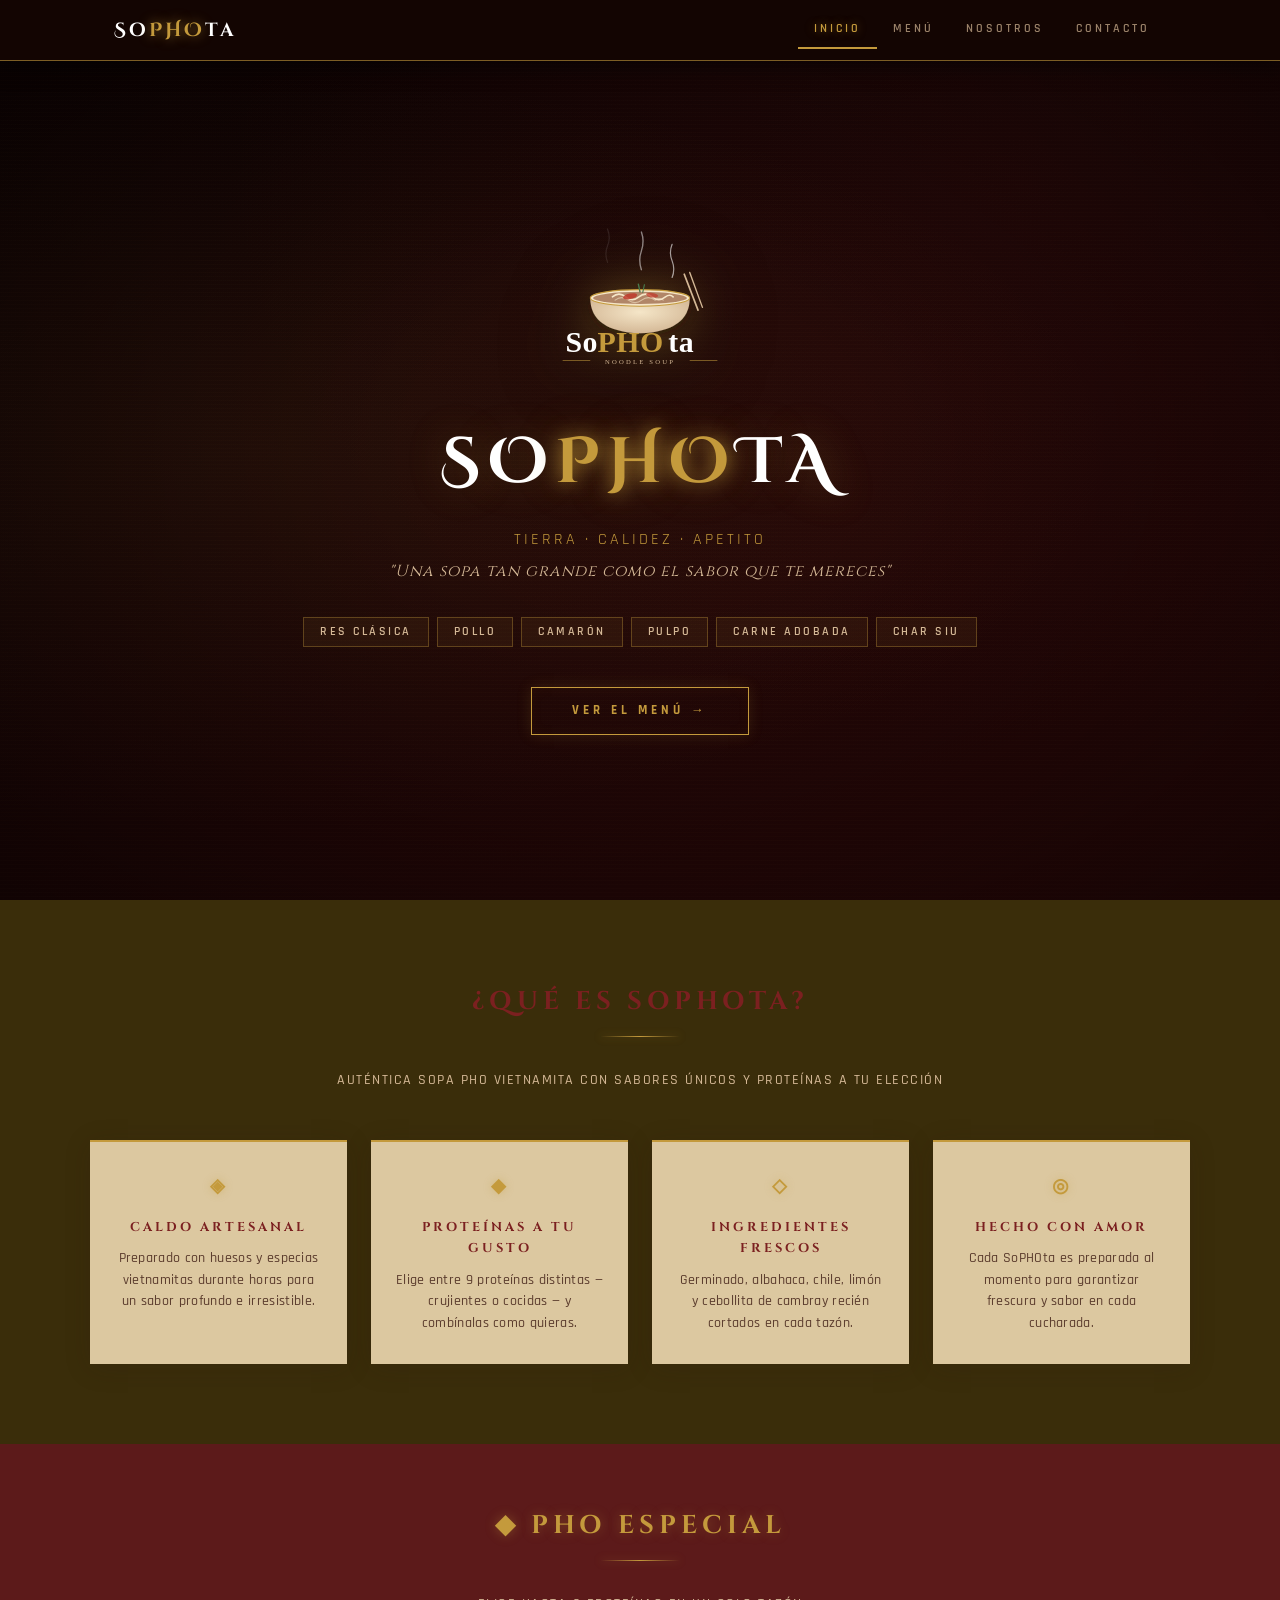
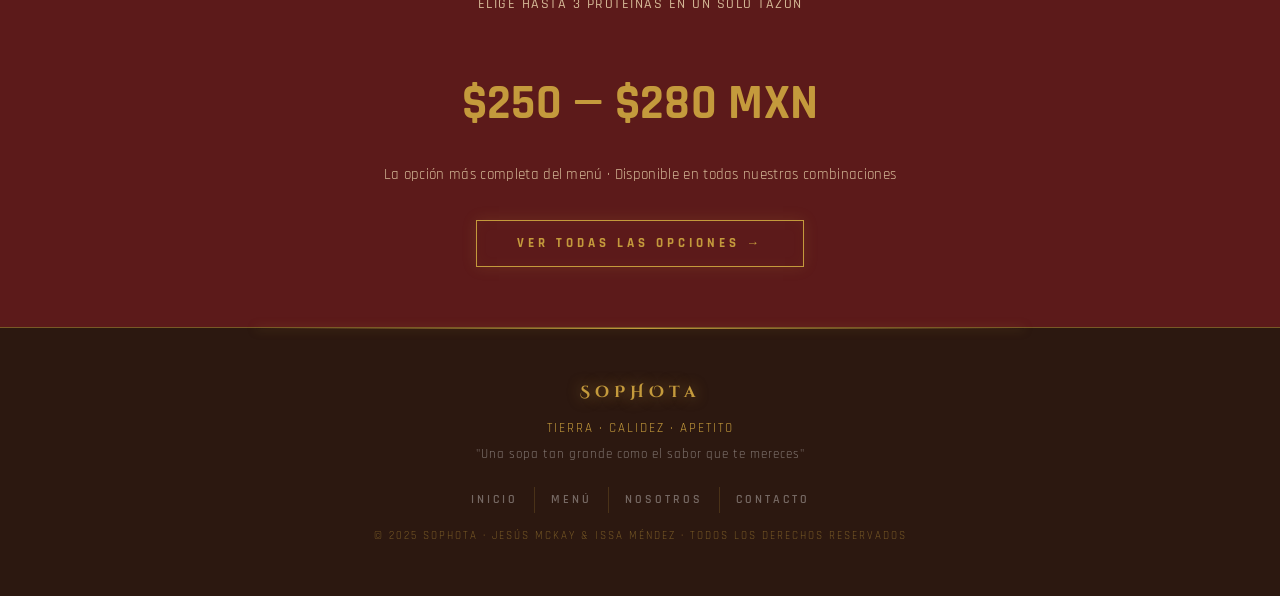
<file: index.html>
<!DOCTYPE html>
<html lang="es">
<head>
  <meta charset="UTF-8">
  <meta name="color-scheme" content="dark">
  <meta name="viewport" content="width=device-width, initial-scale=1.0">
  <title>SoPHOta — Noodle Soup</title>
  <link rel="stylesheet" href="CSS/styles.css">
</head>
<body>

  <nav>
    <div class="nav-inner">
      <a href="index.html" class="nav-logo">So<span>PHO</span>ta</a>
      <ul>
        <li><a href="index.html" class="active">Inicio</a></li>
        <li><a href="PAGINAS/menu.html">Menú</a></li>
        <li><a href="PAGINAS/nosotros.html">Nosotros</a></li>
        <li><a href="PAGINAS/contacto.html">Contacto</a></li>
      </ul>
    </div>
  </nav>

  <!-- HERO -->
  <section id="hero">
    <div class="hero-content">
      <img src="IMAGENES/logo.svg" alt="SoPHOta Logo" class="hero-logo">
      <h1 class="hero-title">So<span>PHO</span>ta</h1>
      <p style="font-size:clamp(0.8rem,2vw,1rem);color:var(--dorado);letter-spacing:3px;text-transform:uppercase;margin-bottom:0.3rem;">Tierra · Calidez · Apetito</p>
      <p class="hero-slogan">"Una sopa tan grande como el sabor que te mereces"</p>
      <div class="hero-chips">
        <span class="chip">Res Clásica</span>
        <span class="chip">Pollo</span>
        <span class="chip">Camarón</span>
        <span class="chip">Pulpo</span>
        <span class="chip">Carne Adobada</span>
        <span class="chip">Char Siu</span>
      </div>
      <a href="PAGINAS/menu.html" class="btn-hero">Ver el Menú →</a>
    </div>
  </section>

  <!-- ACERCA -->
  <section style="background: var(--crema);">
    <div class="container">
      <h2 class="section-title">¿Qué es SoPHOta?</h2>
      <div class="divider"></div>
      <p class="subtitle">Auténtica sopa Pho vietnamita con sabores únicos y proteínas a tu elección</p>

      <div style="display:grid;grid-template-columns:repeat(auto-fit,minmax(220px,1fr));gap:1.5rem;">
        <div class="valor-card">
          <span class="icon">◈</span>
          <h4>Caldo Artesanal</h4>
          <p>Preparado con huesos y especias vietnamitas durante horas para un sabor profundo e irresistible.</p>
        </div>
        <div class="valor-card">
          <span class="icon">◆</span>
          <h4>Proteínas a tu gusto</h4>
          <p>Elige entre 9 proteínas distintas — crujientes o cocidas — y combínalas como quieras.</p>
        </div>
        <div class="valor-card">
          <span class="icon">◇</span>
          <h4>Ingredientes frescos</h4>
          <p>Germinado, albahaca, chile, limón y cebollita de cambray recién cortados en cada tazón.</p>
        </div>
        <div class="valor-card">
          <span class="icon">◎</span>
          <h4>Hecho con amor</h4>
          <p>Cada SoPHOta es preparada al momento para garantizar frescura y sabor en cada cucharada.</p>
        </div>
      </div>
    </div>
  </section>

  <!-- PROMO -->
  <section style="background: var(--borgona-dark); padding: 60px 1.5rem;">
    <div class="container" style="text-align:center;">
      <h2 class="section-title light">◆ Pho Especial</h2>
      <div class="divider"></div>
      <p class="subtitle light">Elige hasta 3 proteínas en un solo tazón</p>
      <div style="font-size:3rem;font-weight:bold;color:var(--dorado);margin:1rem 0;">$250 — $280 MXN</div>
      <p style="color:var(--dorado-claro);font-size:0.95rem;margin-bottom:2rem;">La opción más completa del menú · Disponible en todas nuestras combinaciones</p>
      <a href="PAGINAS/menu.html" class="btn-hero">Ver todas las opciones →</a>
    </div>
  </section>

  <!-- FOOTER -->
  <footer>
    <p class="footer-brand">SoPHOta</p>
    <p style="color:var(--dorado);letter-spacing:2px;font-size:0.8rem;">TIERRA · CALIDEZ · APETITO</p>
    <p>"Una sopa tan grande como el sabor que te mereces"</p>
    <div class="footer-nav">
      <a href="index.html">Inicio</a>
      <a href="PAGINAS/menu.html">Menú</a>
      <a href="PAGINAS/nosotros.html">Nosotros</a>
      <a href="PAGINAS/contacto.html">Contacto</a>
    </div>
    <p style="font-size:0.7rem;color:rgba(196,154,60,0.5);letter-spacing:2px;margin-top:0.8rem;text-transform:uppercase;">© 2025 SoPHOta · Jesús McKay & Issa Méndez · Todos los derechos reservados</p>
  </footer>

</body>
</html>
</file>
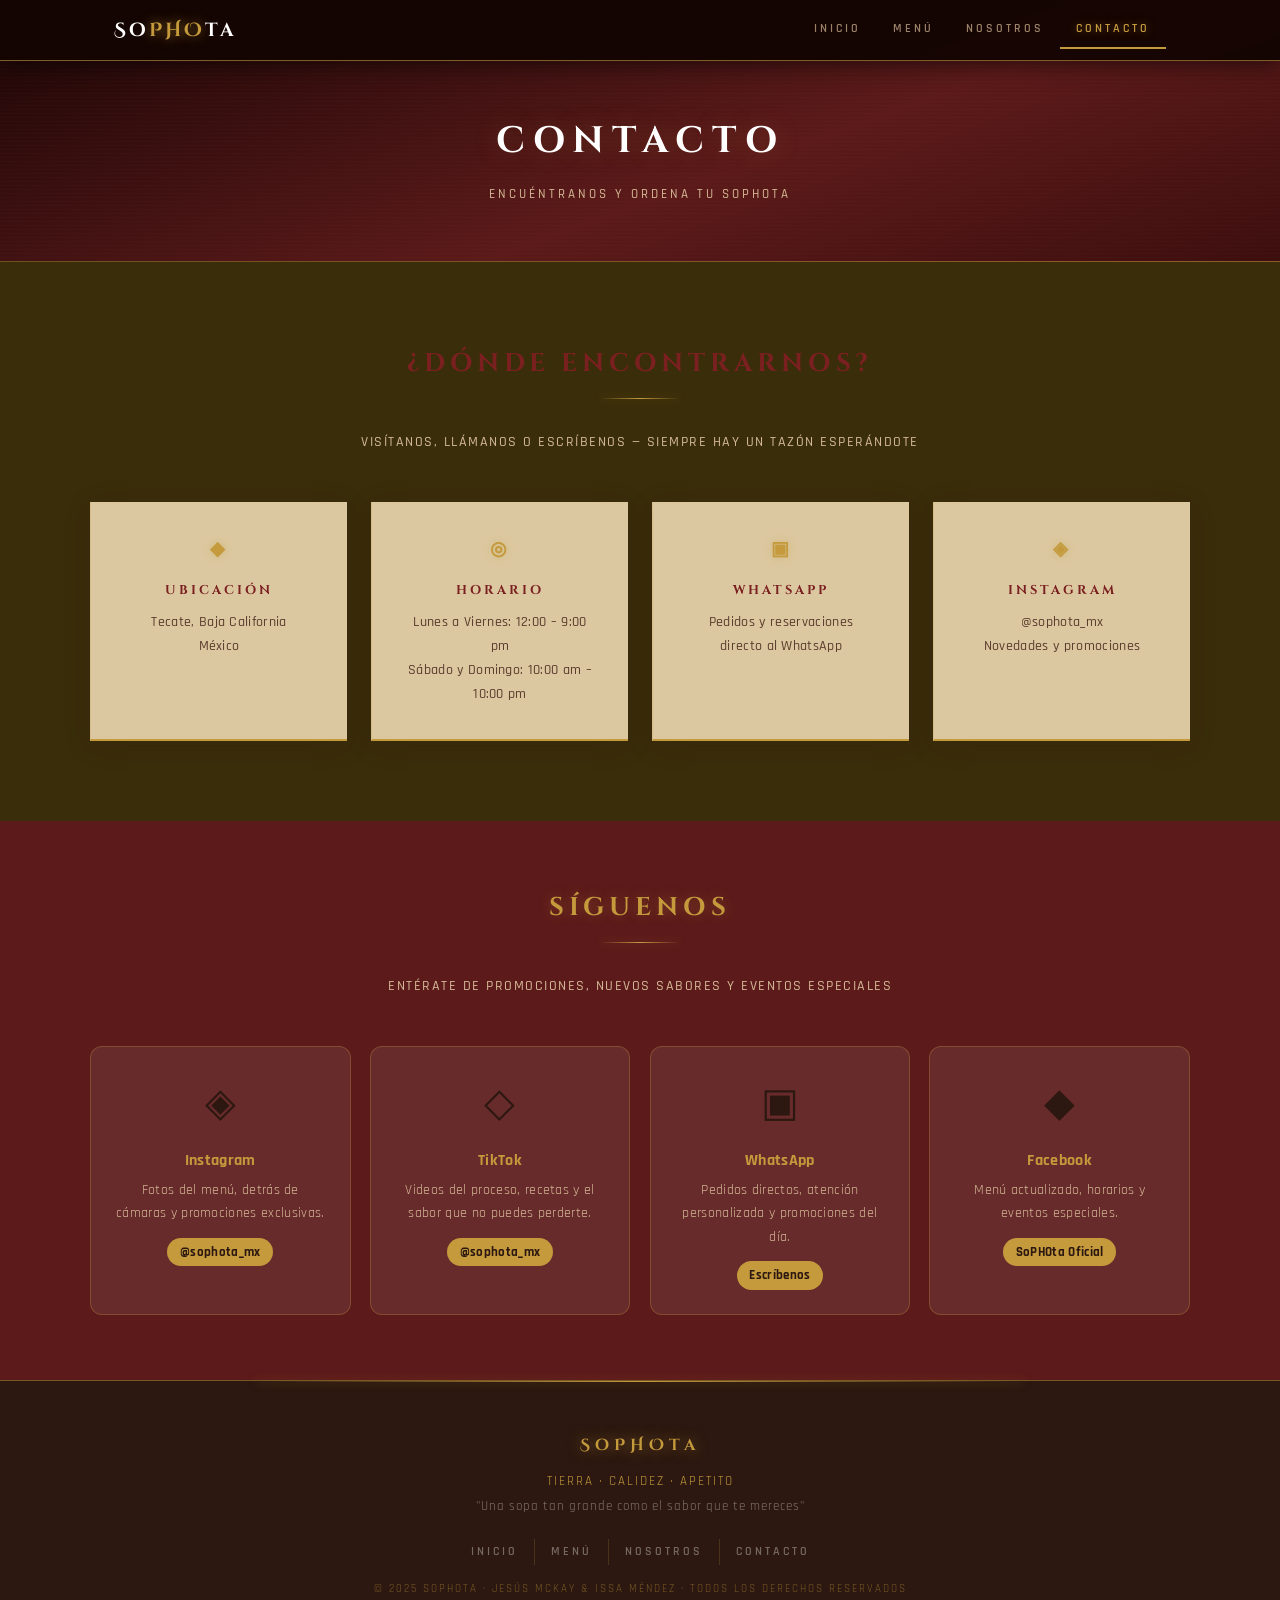
<file: PAGINAS/contacto.html>
<!DOCTYPE html>
<html lang="es">
<head>
  <meta charset="UTF-8">
  <meta name="color-scheme" content="dark">
  <meta name="viewport" content="width=device-width, initial-scale=1.0">
  <title>SoPHOta — Contacto</title>
  <link rel="stylesheet" href="../CSS/styles.css">
</head>
<body>

  <nav>
    <div class="nav-inner">
      <a href="../index.html" class="nav-logo">So<span>PHO</span>ta</a>
      <ul>
        <li><a href="../index.html">Inicio</a></li>
        <li><a href="menu.html">Menú</a></li>
        <li><a href="nosotros.html">Nosotros</a></li>
        <li><a href="contacto.html" class="active">Contacto</a></li>
      </ul>
    </div>
  </nav>

  <div class="page-header">
    <h1>Contacto</h1>
    <p>Encuéntranos y ordena tu SoPHOta</p>
  </div>

  <!-- CONTACTO -->
  <section style="background: var(--crema);">
    <div class="container">
      <h2 class="section-title">¿Dónde encontrarnos?</h2>
      <div class="divider"></div>
      <p class="subtitle">Visítanos, llámanos o escríbenos — siempre hay un tazón esperándote</p>

      <div class="contacto-grid">
        <div class="contacto-card">
          <span class="icon">◆</span>
          <h3>Ubicación</h3>
          <p>Tecate, Baja California<br>México</p>
        </div>
        <div class="contacto-card">
          <span class="icon">◎</span>
          <h3>Horario</h3>
          <p>Lunes a Viernes: 12:00 – 9:00 pm<br>Sábado y Domingo: 10:00 am – 10:00 pm</p>
        </div>
        <div class="contacto-card">
          <span class="icon">▣</span>
          <h3>WhatsApp</h3>
          <p>Pedidos y reservaciones<br>directo al WhatsApp</p>
        </div>
        <div class="contacto-card">
          <span class="icon">◈</span>
          <h3>Instagram</h3>
          <p>@sophota_mx<br>Novedades y promociones</p>
        </div>
      </div>
    </div>
  </section>

  <!-- REDES SOCIALES -->
  <section style="background: var(--borgona-dark); padding: 65px 1.5rem;">
    <div class="container">
      <h2 class="section-title light">Síguenos</h2>
      <div class="divider"></div>
      <p class="subtitle light">Entérate de promociones, nuevos sabores y eventos especiales</p>

      <div style="display:grid;grid-template-columns:repeat(auto-fit,minmax(200px,1fr));gap:1.2rem;margin-top:1rem;">

        <div style="background:rgba(255,255,255,0.08);border:1px solid rgba(196,154,60,0.3);border-radius:12px;padding:1.5rem;text-align:center;">
          <div style="font-size:2.5rem;margin-bottom:0.5rem;">◈</div>
          <h3 style="color:var(--dorado);margin-bottom:0.3rem;font-size:1rem;">Instagram</h3>
          <p style="color:var(--dorado-claro);font-size:0.85rem;">Fotos del menú, detrás de cámaras y promociones exclusivas.</p>
          <span style="display:inline-block;margin-top:0.8rem;background:var(--dorado);color:var(--cafe-oscuro);padding:0.2rem 0.8rem;border-radius:50px;font-size:0.8rem;font-weight:bold;">@sophota_mx</span>
        </div>

        <div style="background:rgba(255,255,255,0.08);border:1px solid rgba(196,154,60,0.3);border-radius:12px;padding:1.5rem;text-align:center;">
          <div style="font-size:2.5rem;margin-bottom:0.5rem;">◇</div>
          <h3 style="color:var(--dorado);margin-bottom:0.3rem;font-size:1rem;">TikTok</h3>
          <p style="color:var(--dorado-claro);font-size:0.85rem;">Videos del proceso, recetas y el sabor que no puedes perderte.</p>
          <span style="display:inline-block;margin-top:0.8rem;background:var(--dorado);color:var(--cafe-oscuro);padding:0.2rem 0.8rem;border-radius:50px;font-size:0.8rem;font-weight:bold;">@sophota_mx</span>
        </div>

        <div style="background:rgba(255,255,255,0.08);border:1px solid rgba(196,154,60,0.3);border-radius:12px;padding:1.5rem;text-align:center;">
          <div style="font-size:2.5rem;margin-bottom:0.5rem;">▣</div>
          <h3 style="color:var(--dorado);margin-bottom:0.3rem;font-size:1rem;">WhatsApp</h3>
          <p style="color:var(--dorado-claro);font-size:0.85rem;">Pedidos directos, atención personalizada y promociones del día.</p>
          <span style="display:inline-block;margin-top:0.8rem;background:var(--dorado);color:var(--cafe-oscuro);padding:0.2rem 0.8rem;border-radius:50px;font-size:0.8rem;font-weight:bold;">Escríbenos</span>
        </div>

        <div style="background:rgba(255,255,255,0.08);border:1px solid rgba(196,154,60,0.3);border-radius:12px;padding:1.5rem;text-align:center;">
          <div style="font-size:2.5rem;margin-bottom:0.5rem;">◆</div>
          <h3 style="color:var(--dorado);margin-bottom:0.3rem;font-size:1rem;">Facebook</h3>
          <p style="color:var(--dorado-claro);font-size:0.85rem;">Menú actualizado, horarios y eventos especiales.</p>
          <span style="display:inline-block;margin-top:0.8rem;background:var(--dorado);color:var(--cafe-oscuro);padding:0.2rem 0.8rem;border-radius:50px;font-size:0.8rem;font-weight:bold;">SoPHOta Oficial</span>
        </div>

      </div>
    </div>
  </section>

  <footer>
    <p class="footer-brand">SoPHOta</p>
    <p style="color:var(--dorado);letter-spacing:2px;font-size:0.8rem;">TIERRA · CALIDEZ · APETITO</p>
    <p>"Una sopa tan grande como el sabor que te mereces"</p>
    <div class="footer-nav">
      <a href="../index.html">Inicio</a>
      <a href="menu.html">Menú</a>
      <a href="nosotros.html">Nosotros</a>
      <a href="contacto.html">Contacto</a>
    </div>
    <p style="font-size:0.7rem;color:rgba(196,154,60,0.5);letter-spacing:2px;margin-top:0.8rem;text-transform:uppercase;">© 2025 SoPHOta · Jesús McKay & Issa Méndez · Todos los derechos reservados</p>
  </footer>

</body>
</html>
</file>
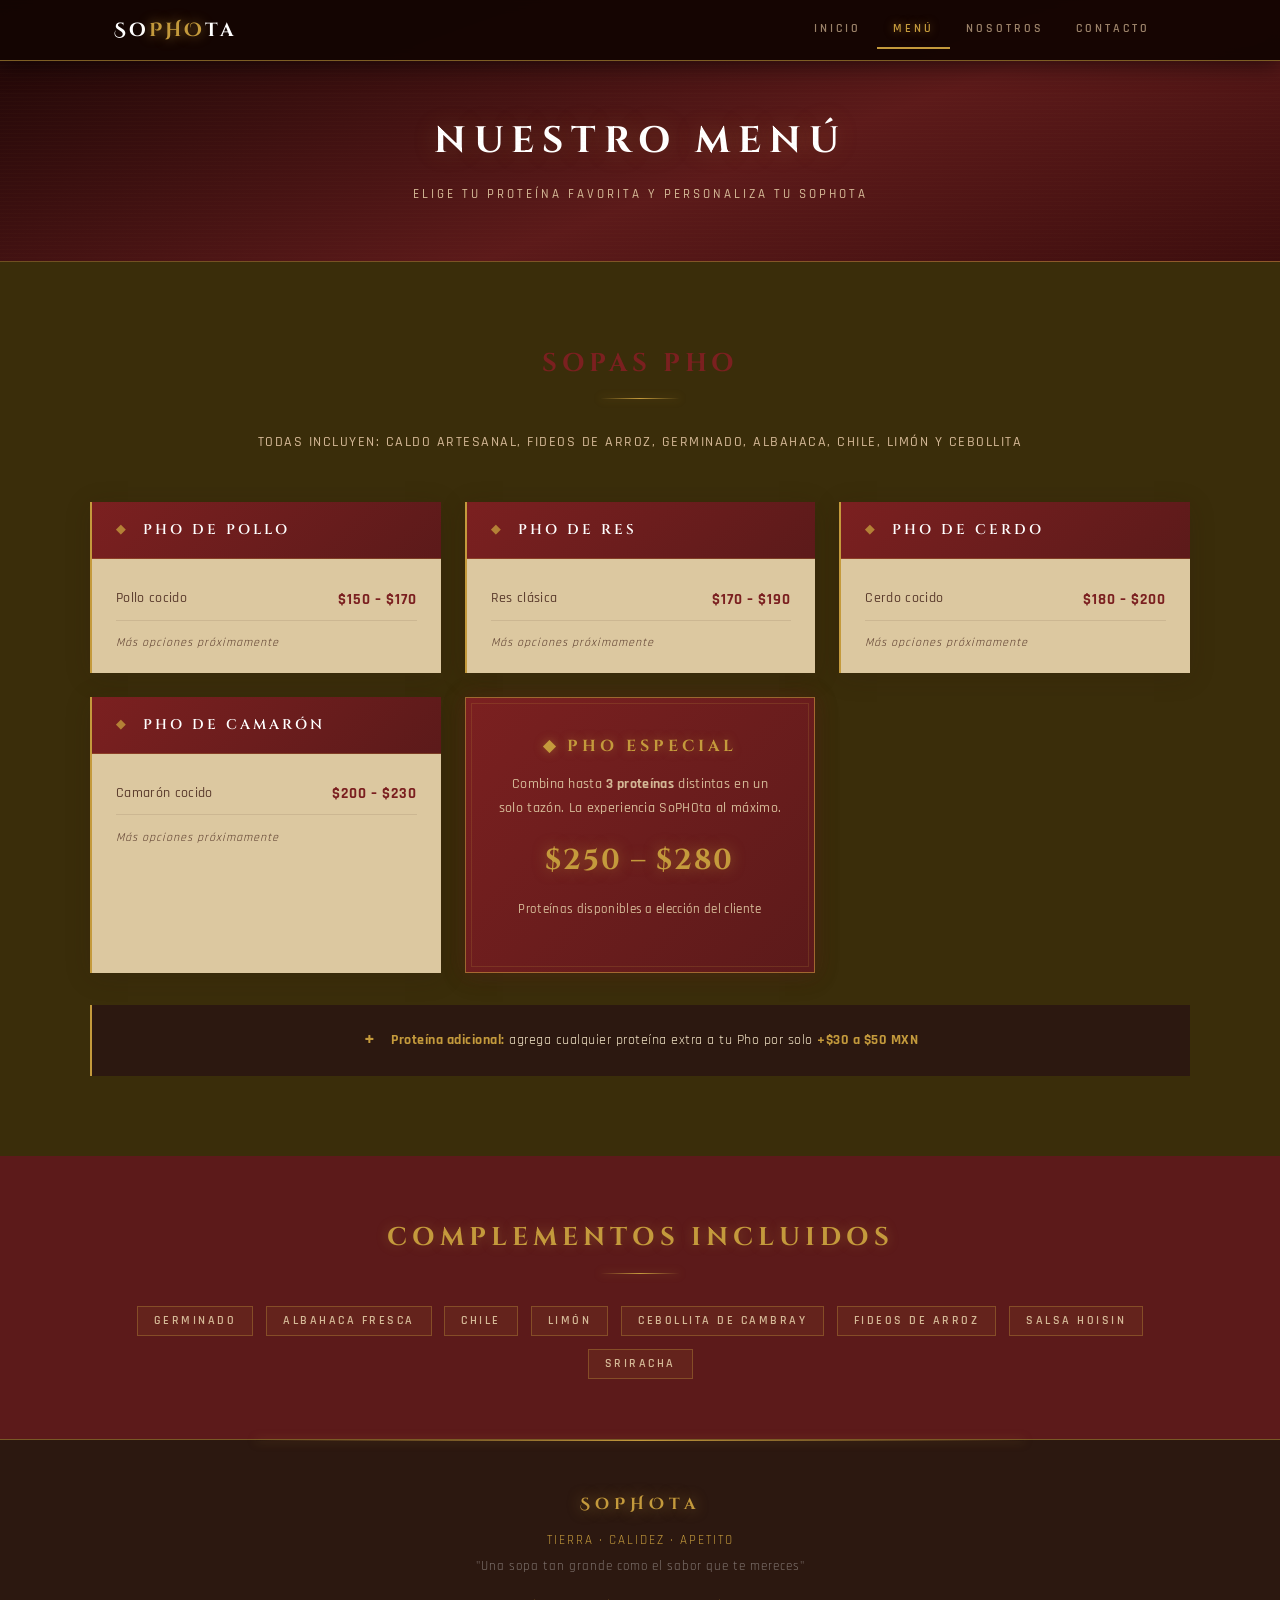
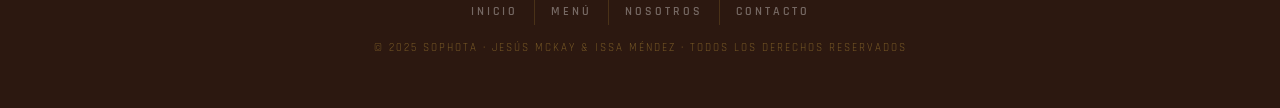
<file: PAGINAS/menu.html>
<!DOCTYPE html>
<html lang="es">
<head>
  <meta charset="UTF-8">
  <meta name="color-scheme" content="dark">
  <meta name="viewport" content="width=device-width, initial-scale=1.0">
  <title>SoPHOta — Menú</title>
  <link rel="stylesheet" href="../CSS/styles.css">
</head>
<body>

  <nav>
    <div class="nav-inner">
      <a href="../index.html" class="nav-logo">So<span>PHO</span>ta</a>
      <ul>
        <li><a href="../index.html">Inicio</a></li>
        <li><a href="menu.html" class="active">Menú</a></li>
        <li><a href="nosotros.html">Nosotros</a></li>
        <li><a href="contacto.html">Contacto</a></li>
      </ul>
    </div>
  </nav>

  <div class="page-header">
    <h1>Nuestro Menú</h1>
    <p>Elige tu proteína favorita y personaliza tu SoPHOta</p>
  </div>

  <!-- MENÚ -->
  <section style="background: var(--crema);">
    <div class="container">
      <h2 class="section-title">Sopas Pho</h2>
      <div class="divider"></div>
      <p class="subtitle">Todas incluyen: caldo artesanal, fideos de arroz, germinado, albahaca, chile, limón y cebollita</p>

      <div class="menu-grid">

        <div class="menu-card">
          <div class="menu-card-header">
            <span class="emoji">◆</span>
            <h3>Pho de Pollo</h3>
          </div>
          <div class="menu-card-body">
            <div class="precio-row">
              <span>Pollo cocido</span>
              <span class="precio">$150 – $170</span>
            </div>
            <p style="font-size:0.75rem;color:var(--cafe-medio);letter-spacing:1px;font-style:italic;margin-top:0.8rem;">Más opciones próximamente</p>
          </div>
        </div>

        <div class="menu-card">
          <div class="menu-card-header">
            <span class="emoji">◆</span>
            <h3>Pho de Res</h3>
          </div>
          <div class="menu-card-body">
            <div class="precio-row">
              <span>Res clásica</span>
              <span class="precio">$170 – $190</span>
            </div>
                        <p style="font-size:0.75rem;color:var(--cafe-medio);letter-spacing:1px;font-style:italic;margin-top:0.8rem;">Más opciones próximamente</p>
          </div>
        </div>

        <div class="menu-card">
          <div class="menu-card-header">
            <span class="emoji">◆</span>
            <h3>Pho de Cerdo</h3>
          </div>
          <div class="menu-card-body">
            <div class="precio-row">
              <span>Cerdo cocido</span>
              <span class="precio">$180 – $200</span>
            </div>
                        <p style="font-size:0.75rem;color:var(--cafe-medio);letter-spacing:1px;font-style:italic;margin-top:0.8rem;">Más opciones próximamente</p>
          </div>
        </div>

        <div class="menu-card">
          <div class="menu-card-header">
            <span class="emoji">◆</span>
            <h3>Pho de Camarón</h3>
          </div>
          <div class="menu-card-body">
            <div class="precio-row">
              <span>Camarón cocido</span>
              <span class="precio">$200 – $230</span>
            </div>
                        <p style="font-size:0.75rem;color:var(--cafe-medio);letter-spacing:1px;font-style:italic;margin-top:0.8rem;">Más opciones próximamente</p>
          </div>
        </div>

        <!-- ESPECIAL -->
        <div class="especial-card">
          <h3>◆ Pho Especial</h3>
          <p>Combina hasta <strong>3 proteínas</strong> distintas en un solo tazón. La experiencia SoPHOta al máximo.</p>
          <div class="especial-precio">$250 – $280</div>
          <p style="margin-top:0.8rem;font-size:0.82rem;color:var(--dorado-claro);">Proteínas disponibles a elección del cliente</p>
        </div>

      </div>

      <!-- EXTRA PROTEÍNA -->
      <div class="extra-banner">
        <span style="font-size:1.2rem;color:var(--dorado);font-weight:700;">+</span>
        <p><strong>Proteína adicional:</strong> agrega cualquier proteína extra a tu Pho por solo <strong>+$30 a $50 MXN</strong></p>
      </div>

    </div>
  </section>

  <!-- ACOMPAÑAMIENTOS -->
  <section style="background: var(--borgona-dark); padding: 60px 1.5rem;">
    <div class="container">
      <h2 class="section-title light">Complementos incluidos</h2>
      <div class="divider"></div>
      <div style="display:flex;flex-wrap:wrap;justify-content:center;gap:0.8rem;margin-top:1.5rem;">
        <span class="chip">Germinado</span>
        <span class="chip">Albahaca fresca</span>
        <span class="chip">Chile</span>
        <span class="chip">Limón</span>
        <span class="chip">Cebollita de cambray</span>
        <span class="chip">Fideos de arroz</span>
        <span class="chip">Salsa hoisin</span>
        <span class="chip">Sriracha</span>
      </div>
    </div>
  </section>

  <footer>
    <p class="footer-brand">SoPHOta</p>
    <p style="color:var(--dorado);letter-spacing:2px;font-size:0.8rem;">TIERRA · CALIDEZ · APETITO</p>
    <p>"Una sopa tan grande como el sabor que te mereces"</p>
    <div class="footer-nav">
      <a href="../index.html">Inicio</a>
      <a href="menu.html">Menú</a>
      <a href="nosotros.html">Nosotros</a>
      <a href="contacto.html">Contacto</a>
    </div>
    <p style="font-size:0.7rem;color:rgba(196,154,60,0.5);letter-spacing:2px;margin-top:0.8rem;text-transform:uppercase;">© 2025 SoPHOta · Jesús McKay & Issa Méndez · Todos los derechos reservados</p>
  </footer>

</body>
</html>
                                                                                                                                                                                                                                                                                                                                                                                                                                                                                                                                                                                                                                                                                                                                                                                                                                                                                                                                                                                                                                                                                                                                                                                                                                                                                                                                                                                                                                                                                                                                                                                                                                                                                                                                               
</file>
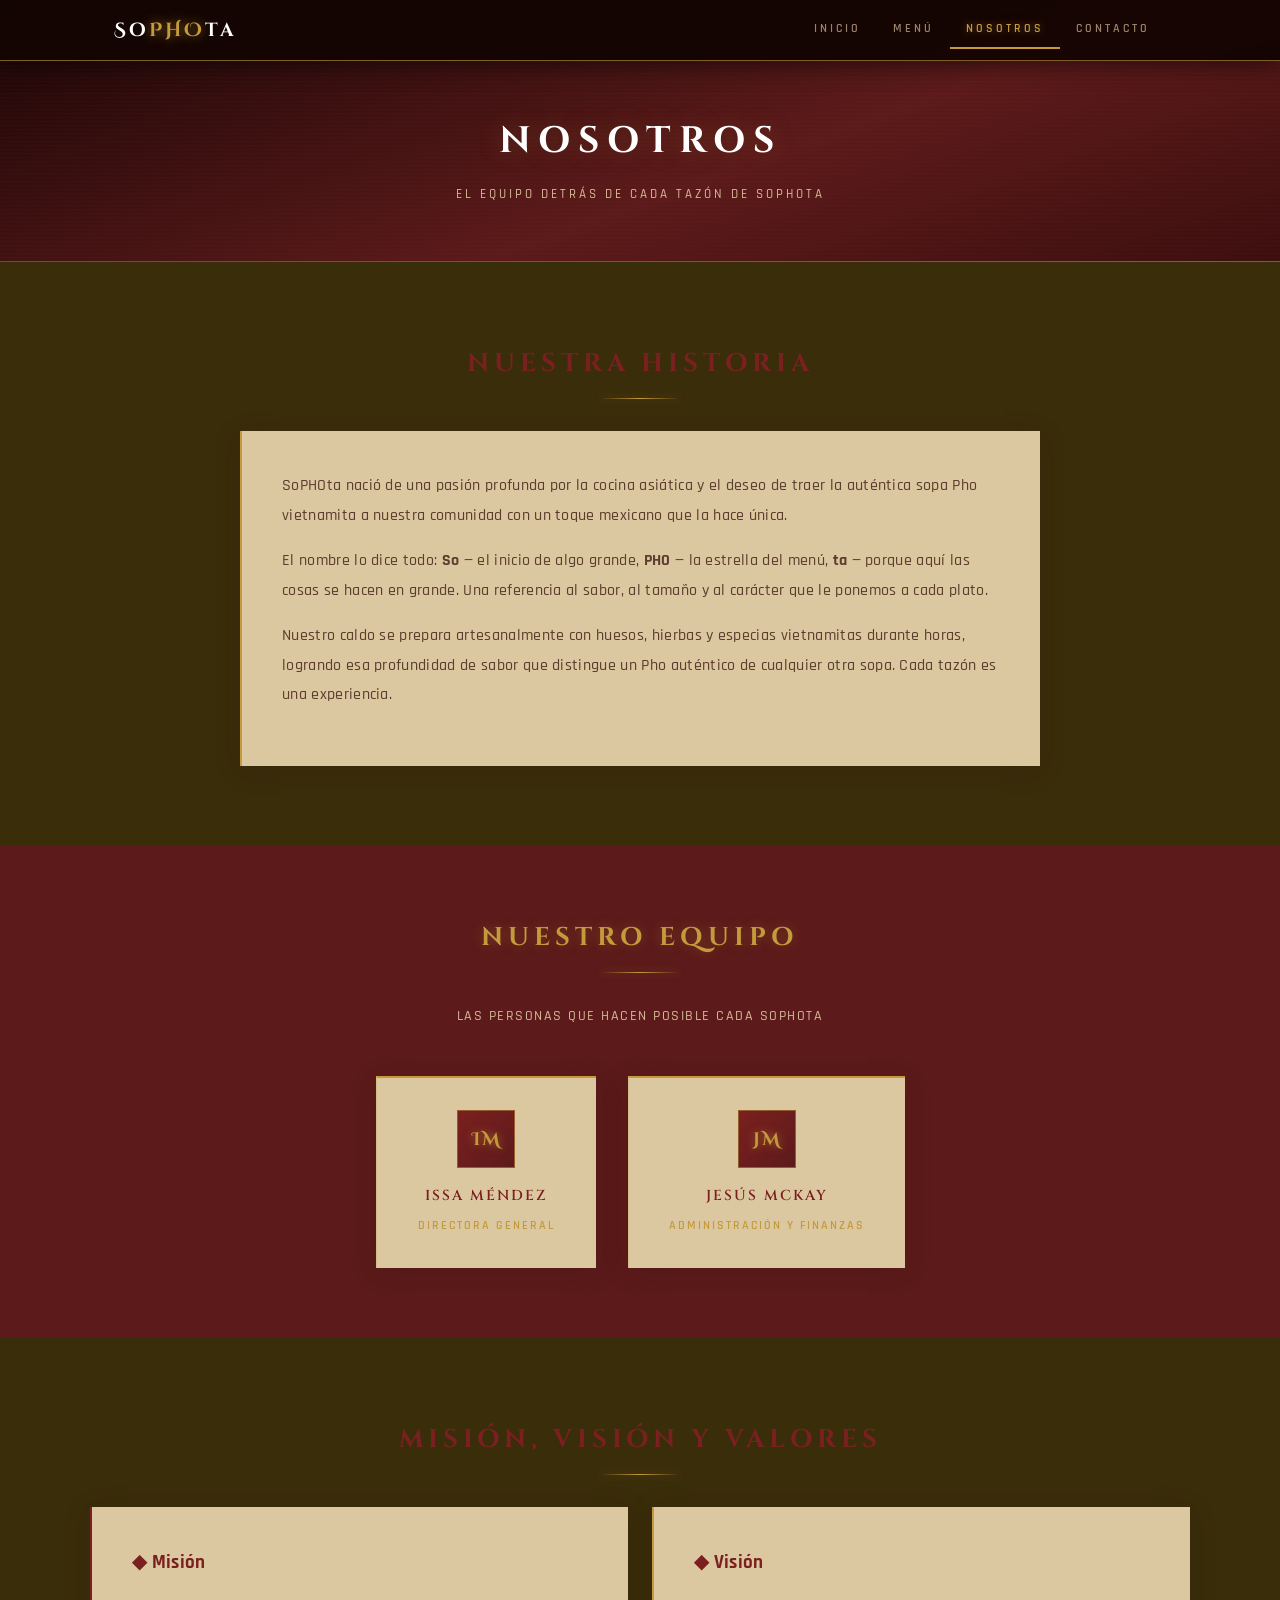
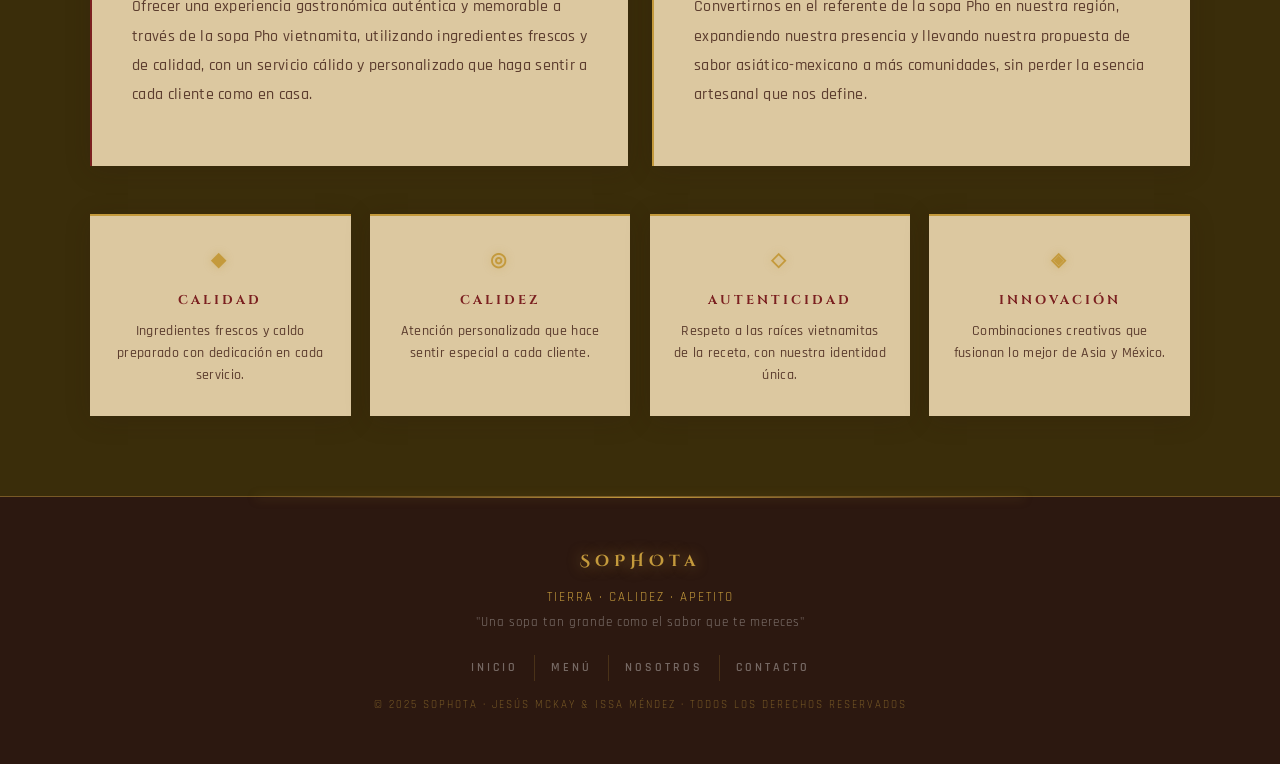
<file: PAGINAS/nosotros.html>
<!DOCTYPE html>
<html lang="es">
<head>
  <meta charset="UTF-8">
  <meta name="color-scheme" content="dark">
  <meta name="viewport" content="width=device-width, initial-scale=1.0">
  <title>SoPHOta — Nosotros</title>
  <link rel="stylesheet" href="../CSS/styles.css">
</head>
<body>

  <nav>
    <div class="nav-inner">
      <a href="../index.html" class="nav-logo">So<span>PHO</span>ta</a>
      <ul>
        <li><a href="../index.html">Inicio</a></li>
        <li><a href="menu.html">Menú</a></li>
        <li><a href="nosotros.html" class="active">Nosotros</a></li>
        <li><a href="contacto.html">Contacto</a></li>
      </ul>
    </div>
  </nav>

  <div class="page-header">
    <h1>Nosotros</h1>
    <p>El equipo detrás de cada tazón de SoPHOta</p>
  </div>

  <!-- HISTORIA -->
  <section style="background: var(--crema);">
    <div class="container">
      <h2 class="section-title">Nuestra Historia</h2>
      <div class="divider"></div>

      <div class="historia-box">
        <p>
          SoPHOta nació de una pasión profunda por la cocina asiática y el deseo de traer la auténtica sopa Pho vietnamita a nuestra comunidad con un toque mexicano que la hace única.
        </p>
        <p>
          El nombre lo dice todo: <strong>So</strong> — el inicio de algo grande, <strong>PHO</strong> — la estrella del menú, <strong>ta</strong> — porque aquí las cosas se hacen en grande. Una referencia al sabor, al tamaño y al carácter que le ponemos a cada plato.
        </p>
        <p>
          Nuestro caldo se prepara artesanalmente con huesos, hierbas y especias vietnamitas durante horas, logrando esa profundidad de sabor que distingue un Pho auténtico de cualquier otra sopa. Cada tazón es una experiencia.
        </p>
      </div>
    </div>
  </section>

  <!-- EQUIPO -->
  <section style="background: var(--borgona-dark); padding: 70px 1.5rem;">
    <div class="container">
      <h2 class="section-title light">Nuestro Equipo</h2>
      <div class="divider"></div>
      <p class="subtitle light">Las personas que hacen posible cada SoPHOta</p>

      <div class="equipo-grid">
        <div class="miembro-card">
          <span class="avatar">IM</span>
          <p class="nombre">Issa Méndez</p>
          <p class="puesto">Directora General</p>
        </div>
        <div class="miembro-card">
          <span class="avatar">JM</span>
          <p class="nombre">Jesús McKay</p>
          <p class="puesto">Administración y Finanzas</p>
        </div>
      </div>
    </div>
  </section>

  <!-- VALORES -->
  <section style="background: var(--crema);">
    <div class="container">
      <h2 class="section-title">Misión, Visión y Valores</h2>
      <div class="divider"></div>

      <div style="display:grid;grid-template-columns:repeat(auto-fit,minmax(280px,1fr));gap:1.5rem;margin-bottom:3rem;">
        <div class="historia-box" style="border-left-color: var(--borgona);">
          <h3 style="color:var(--borgona);margin-bottom:0.8rem;">◆ Misión</h3>
          <p>Ofrecer una experiencia gastronómica auténtica y memorable a través de la sopa Pho vietnamita, utilizando ingredientes frescos y de calidad, con un servicio cálido y personalizado que haga sentir a cada cliente como en casa.</p>
        </div>
        <div class="historia-box" style="border-left-color: var(--dorado);">
          <h3 style="color:var(--borgona);margin-bottom:0.8rem;">◆ Visión</h3>
          <p>Convertirnos en el referente de la sopa Pho en nuestra región, expandiendo nuestra presencia y llevando nuestra propuesta de sabor asiático-mexicano a más comunidades, sin perder la esencia artesanal que nos define.</p>
        </div>
      </div>

      <div class="valores-grid">
        <div class="valor-card">
          <span class="icon">◆</span>
          <h4>Calidad</h4>
          <p>Ingredientes frescos y caldo preparado con dedicación en cada servicio.</p>
        </div>
        <div class="valor-card">
          <span class="icon">◎</span>
          <h4>Calidez</h4>
          <p>Atención personalizada que hace sentir especial a cada cliente.</p>
        </div>
        <div class="valor-card">
          <span class="icon">◇</span>
          <h4>Autenticidad</h4>
          <p>Respeto a las raíces vietnamitas de la receta, con nuestra identidad única.</p>
        </div>
        <div class="valor-card">
          <span class="icon">◈</span>
          <h4>Innovación</h4>
          <p>Combinaciones creativas que fusionan lo mejor de Asia y México.</p>
        </div>
      </div>
    </div>
  </section>

  <footer>
    <p class="footer-brand">SoPHOta</p>
    <p style="color:var(--dorado);letter-spacing:2px;font-size:0.8rem;">TIERRA · CALIDEZ · APETITO</p>
    <p>"Una sopa tan grande como el sabor que te mereces"</p>
    <div class="footer-nav">
      <a href="../index.html">Inicio</a>
      <a href="menu.html">Menú</a>
      <a href="nosotros.html">Nosotros</a>
      <a href="contacto.html">Contacto</a>
    </div>
    <p style="font-size:0.7rem;color:rgba(196,154,60,0.5);letter-spacing:2px;margin-top:0.8rem;text-transform:uppercase;">© 2025 SoPHOta · Jesús McKay & Issa Méndez · Todos los derechos reservados</p>
  </footer>

</body>
</html>
</file>
<file: CSS/styles.css>
/* ===== SoPHOta — Oriental Cyberpunk ===== */

@import url('https://fonts.googleapis.com/css2?family=Cinzel:wght@400;600;700&family=Cinzel+Decorative:wght@700&family=Rajdhani:wght@400;500;600;700&display=swap');

:root {
  --borgona:      #7B2020;
  --borgona-dark: #5C1A1A;
  --dorado:       #C49A3C;
  --dorado-claro: #D4B896;
  --beige:        #F5E6C8;
  --crema:        #3A2D0A;
  --cafe-oscuro:  #2C1810;
  --cafe-medio:   #5C3D2E;
  --blanco:       #FFFFFF;
  --gris-claro:   #E0CDB0;
  --sombra:       0 4px 24px rgba(44,24,16,0.18);
  --radio:        2px;
  --glow-gold:    0 0 18px rgba(196,154,60,0.35);
}

*, *::before, *::after { box-sizing: border-box; margin: 0; padding: 0; }
html { scroll-behavior: smooth; }

body {
  font-family: 'Rajdhani', sans-serif;
  background: var(--crema);
  color: var(--cafe-oscuro);
  line-height: 1.7;
  letter-spacing: 0.02em;
}

/* ===== Navegación ===== */
nav {
  position: fixed;
  top: 0; left: 0;
  width: 100%;
  z-index: 1000;
  background: rgba(20, 6, 3, 0.97);
  border-bottom: 1px solid rgba(196,154,60,0.6);
  box-shadow: 0 2px 24px rgba(0,0,0,0.6);
  backdrop-filter: blur(6px);
}

.nav-inner {
  max-width: 1100px;
  margin: 0 auto;
  padding: 0 1.5rem;
  display: flex;
  align-items: center;
  justify-content: space-between;
  height: 60px;
}

.nav-logo {
  font-family: 'Cinzel Decorative', serif;
  font-size: 1.2rem;
  font-weight: 700;
  text-decoration: none;
  color: var(--blanco);
  letter-spacing: 3px;
}

.nav-logo span {
  color: var(--dorado);
  text-shadow: 0 0 12px rgba(196,154,60,0.7);
}

nav ul {
  list-style: none;
  display: flex;
  flex-wrap: wrap;
  gap: 0;
}

nav ul li a {
  display: block;
  padding: 0.45rem 1rem;
  color: rgba(212,184,150,0.7);
  text-decoration: none;
  font-family: 'Rajdhani', sans-serif;
  font-weight: 600;
  font-size: 0.78rem;
  letter-spacing: 3px;
  text-transform: uppercase;
  transition: color 0.2s;
  border-bottom: 2px solid transparent;
}

nav ul li a:hover,
nav ul li a.active {
  color: var(--dorado);
  border-bottom-color: var(--dorado);
  text-shadow: 0 0 8px rgba(196,154,60,0.5);
}

/* ===== Page Header ===== */
.page-header {
  padding: 110px 1.5rem 55px;
  text-align: center;
  background: linear-gradient(160deg, #1A0505 0%, var(--borgona-dark) 60%, #3D0E0E 100%);
  border-bottom: 1px solid rgba(196,154,60,0.5);
  position: relative;
  overflow: hidden;
}

.page-header::before {
  content: '';
  position: absolute;
  inset: 0;
  background-image: repeating-linear-gradient(
    0deg, transparent, transparent 3px,
    rgba(196,154,60,0.02) 3px, rgba(196,154,60,0.02) 4px
  );
  pointer-events: none;
}

.page-header h1 {
  font-family: 'Cinzel', serif;
  font-size: clamp(1.5rem, 4.5vw, 2.3rem);
  color: var(--blanco);
  font-weight: 700;
  letter-spacing: 8px;
  text-transform: uppercase;
  margin-bottom: 0.7rem;
  text-shadow: 0 0 24px rgba(196,154,60,0.25);
}

.page-header p {
  color: var(--dorado-claro);
  font-size: 0.82rem;
  letter-spacing: 3px;
  text-transform: uppercase;
  font-family: 'Rajdhani', sans-serif;
  font-weight: 500;
}

/* ===== Hero ===== */
#hero {
  min-height: 100vh;
  background: linear-gradient(160deg, #0F0303 0%, #1A0505 45%, #2C0808 100%);
  display: flex;
  align-items: center;
  justify-content: center;
  text-align: center;
  padding: 100px 1.5rem 60px;
  position: relative;
  overflow: hidden;
}

#hero::before {
  content: '';
  position: absolute;
  inset: 0;
  background-image:
    repeating-linear-gradient(
      0deg, transparent, transparent 3px,
      rgba(196,154,60,0.018) 3px, rgba(196,154,60,0.018) 4px
    ),
    radial-gradient(ellipse at 20% 50%, rgba(196,154,60,0.07) 0%, transparent 60%),
    radial-gradient(ellipse at 80% 20%, rgba(123,32,32,0.12) 0%, transparent 55%);
  pointer-events: none;
}

#hero::after {
  content: '';
  position: absolute;
  inset: 0;
  background: radial-gradient(ellipse at 50% 50%, transparent 25%, rgba(0,0,0,0.5) 100%);
  pointer-events: none;
}

.hero-content { position: relative; z-index: 1; max-width: 720px; }

.hero-logo {
  width: min(210px, 55vw);
  height: auto;
  margin-bottom: 1.8rem;
  filter: drop-shadow(0 0 24px rgba(196,154,60,0.45)) drop-shadow(0 8px 32px rgba(0,0,0,0.7));
}

.hero-title {
  font-family: 'Cinzel Decorative', serif;
  font-size: clamp(2rem, 7vw, 4rem);
  color: var(--blanco);
  font-weight: 700;
  letter-spacing: 8px;
  text-transform: uppercase;
  margin-bottom: 0.5rem;
  text-shadow: 0 0 40px rgba(196,154,60,0.3);
}

.hero-title span {
  color: var(--dorado);
  text-shadow: 0 0 20px rgba(196,154,60,0.9), 0 0 50px rgba(196,154,60,0.3);
}

.hero-slogan {
  font-family: 'Cinzel', serif;
  font-size: clamp(0.82rem, 1.8vw, 1rem);
  color: var(--dorado-claro);
  font-style: italic;
  margin-bottom: 2rem;
  letter-spacing: 1px;
}

.hero-chips {
  display: flex;
  flex-wrap: wrap;
  justify-content: center;
  gap: 0.5rem;
  margin-bottom: 2.5rem;
}

.chip {
  background: rgba(196,154,60,0.07);
  border: 1px solid rgba(196,154,60,0.35);
  color: var(--dorado-claro);
  padding: 0.28rem 1rem;
  border-radius: 0;
  font-size: 0.72rem;
  font-family: 'Rajdhani', sans-serif;
  font-weight: 600;
  letter-spacing: 2.5px;
  text-transform: uppercase;
}

.btn-hero {
  display: inline-block;
  padding: 0.75rem 2.5rem;
  background: transparent;
  color: var(--dorado);
  font-weight: 700;
  border: 1px solid var(--dorado);
  border-radius: 0;
  text-decoration: none;
  font-size: 0.8rem;
  font-family: 'Rajdhani', sans-serif;
  letter-spacing: 4px;
  text-transform: uppercase;
  box-shadow: 0 0 14px rgba(196,154,60,0.15), inset 0 0 14px rgba(196,154,60,0.04);
  transition: all 0.25s;
}

.btn-hero:hover {
  background: var(--dorado);
  color: var(--cafe-oscuro);
  box-shadow: 0 0 24px rgba(196,154,60,0.5);
}

/* ===== Secciones ===== */
section { padding: 80px 1.5rem; }
.container { max-width: 1100px; margin: 0 auto; }

.section-title {
  font-family: 'Cinzel', serif;
  font-size: clamp(1.1rem, 3vw, 1.6rem);
  font-weight: 700;
  text-align: center;
  color: var(--borgona);
  letter-spacing: 5px;
  text-transform: uppercase;
  margin-bottom: 0.5rem;
}

.section-title.light {
  color: var(--dorado);
  text-shadow: 0 0 12px rgba(196,154,60,0.35);
}

.divider {
  width: 80px;
  height: 1px;
  background: linear-gradient(90deg, transparent, var(--dorado), transparent);
  margin: 0.8rem auto 2rem;
  box-shadow: 0 0 8px rgba(196,154,60,0.4);
}

.subtitle {
  text-align: center;
  color: var(--dorado-claro);
  margin-bottom: 3rem;
  font-size: 0.85rem;
  letter-spacing: 1.5px;
  font-family: 'Rajdhani', sans-serif;
  font-weight: 500;
  text-transform: uppercase;
}

.subtitle.light { color: var(--dorado-claro); }

/* ===== Menú cards ===== */
.menu-grid {
  display: grid;
  grid-template-columns: repeat(auto-fit, minmax(280px, 1fr));
  gap: 1.5rem;
}

.menu-card {
  background: #DCC8A0;
  border-radius: 0;
  overflow: hidden;
  box-shadow: var(--sombra);
  border-left: 2px solid var(--dorado);
  transition: transform 0.3s, box-shadow 0.3s;
}

.menu-card:hover {
  transform: translateY(-5px);
  box-shadow: var(--sombra), var(--glow-gold);
}

.menu-card-header {
  background: linear-gradient(135deg, var(--borgona), var(--borgona-dark));
  padding: 1rem 1.5rem;
  display: flex;
  align-items: center;
  gap: 1rem;
  border-bottom: 1px solid rgba(196,154,60,0.25);
}

.menu-card-header .emoji {
  font-size: 0.75rem;
  color: var(--dorado);
  font-family: 'Rajdhani', sans-serif;
  font-weight: 700;
  letter-spacing: 2px;
  opacity: 0.8;
}

.menu-card-header h3 {
  color: var(--blanco);
  font-family: 'Cinzel', serif;
  font-size: 0.88rem;
  font-weight: 600;
  letter-spacing: 3px;
  text-transform: uppercase;
}

.menu-card-body { padding: 1.2rem 1.5rem; }

.precio-row {
  display: flex;
  justify-content: space-between;
  align-items: center;
  padding: 0.5rem 0;
  border-bottom: 1px solid rgba(92,61,46,0.12);
  font-size: 0.88rem;
  font-family: 'Rajdhani', sans-serif;
}

.precio-row:last-child { border-bottom: none; }
.precio-row span:first-child { color: var(--cafe-medio); font-weight: 500; }
.precio-row .precio {
  color: var(--borgona);
  font-weight: 700;
  font-size: 0.92rem;
  letter-spacing: 1px;
}

/* Especial card */
.especial-card {
  background: linear-gradient(135deg, var(--borgona), var(--borgona-dark));
  border-radius: 0;
  padding: 2.2rem 2rem;
  text-align: center;
  box-shadow: var(--sombra), 0 0 20px rgba(123,32,32,0.3);
  border: 1px solid rgba(196,154,60,0.6);
  color: var(--blanco);
  position: relative;
}

.especial-card::before {
  content: '';
  position: absolute;
  inset: 5px;
  border: 1px solid rgba(196,154,60,0.18);
  pointer-events: none;
}

.especial-card h3 {
  font-family: 'Cinzel', serif;
  color: var(--dorado);
  font-size: 1rem;
  letter-spacing: 4px;
  text-transform: uppercase;
  margin-bottom: 0.8rem;
  text-shadow: 0 0 10px rgba(196,154,60,0.5);
}

.especial-card p {
  color: var(--dorado-claro);
  font-size: 0.88rem;
  margin-bottom: 1rem;
  font-family: 'Rajdhani', sans-serif;
  font-weight: 500;
}

.especial-precio {
  font-size: 1.8rem;
  font-weight: 700;
  color: var(--dorado);
  font-family: 'Cinzel', serif;
  letter-spacing: 2px;
  text-shadow: 0 0 14px rgba(196,154,60,0.5);
}

/* Extra proteína banner */
.extra-banner {
  background: var(--cafe-oscuro);
  border-radius: 0;
  padding: 1.2rem 2rem;
  display: flex;
  align-items: center;
  justify-content: center;
  gap: 1rem;
  text-align: center;
  margin-top: 2rem;
  border-left: 2px solid var(--dorado);
}

.extra-banner p { color: var(--beige); font-size: 0.88rem; font-family: 'Rajdhani', sans-serif; letter-spacing: 0.5px; }
.extra-banner strong { color: var(--dorado); }

/* ===== Nosotros ===== */
.equipo-grid {
  display: flex;
  flex-wrap: wrap;
  justify-content: center;
  gap: 2rem;
}

.miembro-card {
  background: #DCC8A0;
  border-radius: 0;
  padding: 2rem 2.5rem;
  text-align: center;
  box-shadow: var(--sombra);
  border-top: 2px solid var(--dorado);
  border-left: 1px solid rgba(196,154,60,0.25);
  min-width: 220px;
  transition: transform 0.3s, box-shadow 0.3s;
}

.miembro-card:hover {
  transform: translateY(-4px);
  box-shadow: var(--sombra), var(--glow-gold);
}

.miembro-card .avatar {
  font-family: 'Cinzel Decorative', serif;
  font-weight: 700;
  font-size: 1.1rem;
  display: block;
  width: 58px;
  height: 58px;
  line-height: 58px;
  margin: 0 auto 1rem;
  text-align: center;
  background: linear-gradient(135deg, var(--borgona), var(--borgona-dark));
  color: var(--dorado);
  border: 1px solid rgba(196,154,60,0.5);
  letter-spacing: 2px;
  text-shadow: 0 0 8px rgba(196,154,60,0.6);
}

.miembro-card .nombre {
  font-family: 'Cinzel', serif;
  font-weight: 600;
  color: var(--borgona);
  font-size: 0.9rem;
  letter-spacing: 2px;
  margin-bottom: 0.4rem;
  text-transform: uppercase;
}

.miembro-card .puesto {
  color: var(--dorado);
  font-size: 0.78rem;
  font-family: 'Rajdhani', sans-serif;
  font-weight: 600;
  letter-spacing: 2px;
  text-transform: uppercase;
}

/* Historia */
.historia-box {
  background: #DCC8A0;
  border-radius: 0;
  padding: 2.5rem;
  box-shadow: var(--sombra);
  border-left: 2px solid var(--dorado);
  max-width: 800px;
  margin: 0 auto;
}

.historia-box p {
  color: var(--cafe-medio);
  font-size: 0.97rem;
  margin-bottom: 1rem;
  line-height: 1.9;
  font-family: 'Rajdhani', sans-serif;
  font-weight: 500;
}

/* ===== Valores ===== */
.valores-grid {
  display: grid;
  grid-template-columns: repeat(auto-fit, minmax(200px, 1fr));
  gap: 1.2rem;
}

.valor-card {
  background: #DCC8A0;
  border-radius: 0;
  padding: 1.8rem 1.5rem;
  text-align: center;
  box-shadow: var(--sombra);
  border-top: 2px solid var(--dorado);
  transition: transform 0.3s, box-shadow 0.3s;
}

.valor-card:hover {
  transform: translateY(-3px);
  box-shadow: var(--sombra), var(--glow-gold);
}

.valor-card .icon {
  font-size: 1.2rem;
  display: block;
  margin-bottom: 0.8rem;
  color: var(--dorado);
  font-family: 'Rajdhani', sans-serif;
  font-weight: 700;
  letter-spacing: 3px;
  text-transform: uppercase;
  text-shadow: 0 0 8px rgba(196,154,60,0.4);
}

.valor-card h4 {
  font-family: 'Cinzel', serif;
  color: var(--borgona);
  font-size: 0.8rem;
  letter-spacing: 3px;
  text-transform: uppercase;
  margin-bottom: 0.6rem;
}

.valor-card p {
  color: var(--cafe-medio);
  font-size: 0.85rem;
  font-family: 'Rajdhani', sans-serif;
  font-weight: 500;
  line-height: 1.6;
}

/* ===== Contacto ===== */
.contacto-grid {
  display: grid;
  grid-template-columns: repeat(auto-fit, minmax(240px, 1fr));
  gap: 1.5rem;
}

.contacto-card {
  background: #DCC8A0;
  border-radius: 0;
  padding: 2rem;
  text-align: center;
  box-shadow: var(--sombra);
  border-bottom: 2px solid var(--dorado);
  border-left: 1px solid rgba(196,154,60,0.25);
  transition: transform 0.3s, box-shadow 0.3s;
}

.contacto-card:hover {
  transform: translateY(-3px);
  box-shadow: var(--sombra), var(--glow-gold);
}

.contacto-card .icon {
  font-size: 1.2rem;
  display: block;
  margin-bottom: 0.8rem;
  color: var(--dorado);
  font-family: 'Rajdhani', sans-serif;
  font-weight: 700;
  letter-spacing: 3px;
  text-shadow: 0 0 8px rgba(196,154,60,0.4);
}

.contacto-card h3 {
  font-family: 'Cinzel', serif;
  color: var(--borgona);
  font-size: 0.8rem;
  letter-spacing: 3px;
  text-transform: uppercase;
  margin-bottom: 0.6rem;
}

.contacto-card p {
  color: var(--cafe-medio);
  font-size: 0.88rem;
  font-family: 'Rajdhani', sans-serif;
  font-weight: 500;
}

/* ===== Footer ===== */
footer {
  background: var(--cafe-oscuro);
  color: var(--blanco);
  text-align: center;
  padding: 3rem 1.5rem;
  border-top: 1px solid rgba(196,154,60,0.5);
  position: relative;
}

footer::before {
  content: '';
  position: absolute;
  top: 0; left: 20%; right: 20%;
  height: 1px;
  background: linear-gradient(90deg, transparent, var(--dorado), transparent);
  box-shadow: 0 0 10px rgba(196,154,60,0.5);
}

footer p {
  font-size: 0.8rem;
  color: rgba(255,255,255,0.4);
  line-height: 2;
  font-family: 'Rajdhani', sans-serif;
  letter-spacing: 1px;
}

.footer-brand {
  font-family: 'Cinzel Decorative', serif;
  color: var(--dorado) !important;
  font-weight: 700;
  font-size: 1rem !important;
  letter-spacing: 5px;
  margin-bottom: 0.5rem;
  text-shadow: 0 0 14px rgba(196,154,60,0.6);
}

.footer-nav {
  display: flex;
  flex-wrap: wrap;
  justify-content: center;
  gap: 0;
  margin-top: 1.2rem;
}

.footer-nav a {
  color: rgba(255,255,255,0.35);
  text-decoration: none;
  font-size: 0.72rem;
  padding: 0.2rem 1rem;
  font-family: 'Rajdhani', sans-serif;
  font-weight: 600;
  letter-spacing: 3px;
  text-transform: uppercase;
  transition: color 0.2s;
  border-right: 1px solid rgba(196,154,60,0.2);
}

.footer-nav a:last-child { border-right: none; }
.footer-nav a:hover { color: var(--dorado); }

/* ===== Responsivo ===== */
@media (max-width: 768px) {
  nav ul li a { font-size: 0.7rem; padding: 0.3rem 0.55rem; letter-spacing: 1.5px; }
  section { padding: 55px 1rem; }
  .hero-title { letter-spacing: 4px; }
}
</file>
